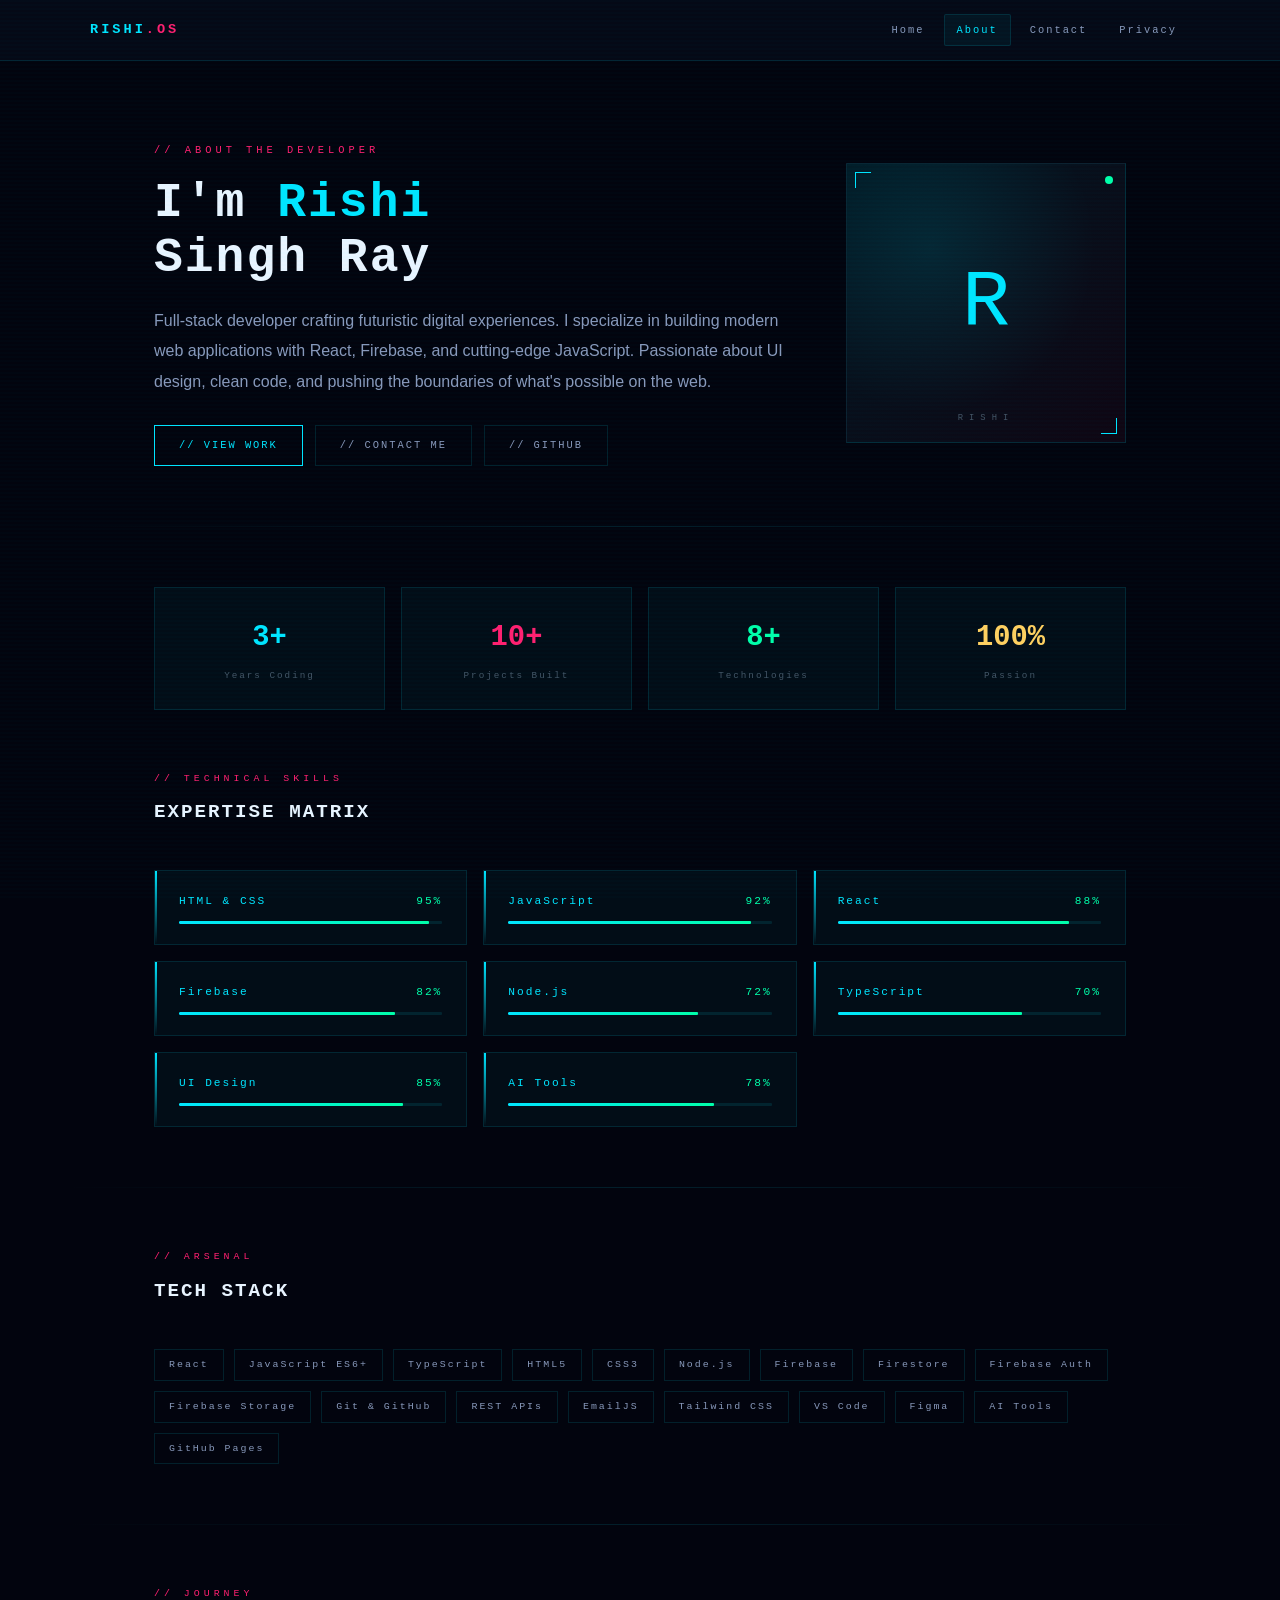
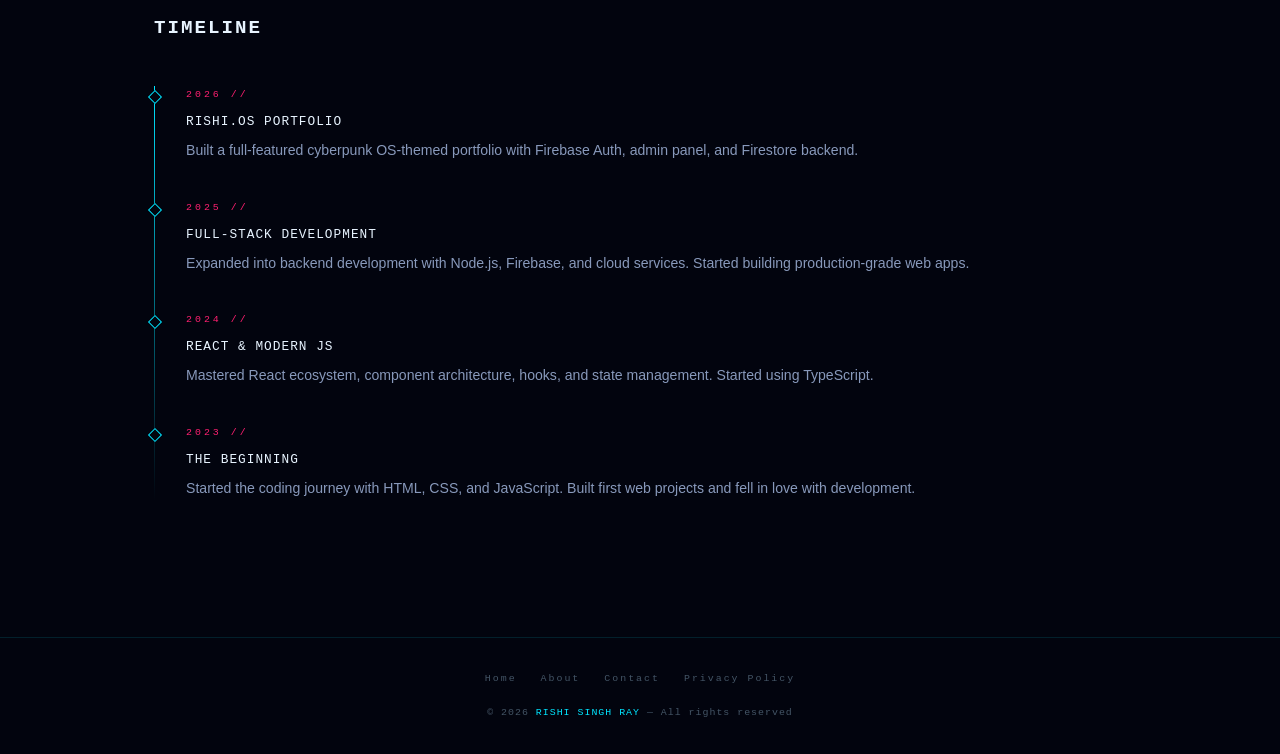
<file: about.html>
<!DOCTYPE html>
<html lang="en">
<head>
<meta charset="UTF-8"/>
<meta name="viewport" content="width=device-width, initial-scale=1.0"/>

<!-- Primary SEO -->
<title>About Rishi Singh | Full Stack Developer</title>
<meta name="description" content="Learn about Rishi Singh, a full-stack developer specializing in React, Firebase and JavaScript. Based in India, available for freelance and full-time roles."/>
<meta name="keywords" content="Rishi Singh developer, about Rishi Singh, full stack developer India"/>
<meta name="author" content="Rishi Singh"/>
<meta name="robots" content="index, follow"/>
<meta name="googlebot" content="index, follow"/>
<meta name="google-site-verification" content="RZwXuBK8pawnlDVUvv8hRQ-G20T_ea6e9qAFmRGpXFs"/>
<link rel="canonical" href="https://rishisingh.indevs.in/about.html"/>
<meta name="theme-color" content="#02040e"/>

<!-- Open Graph -->
<meta property="og:type" content="website"/>
<meta property="og:title" content="About Rishi Singh | Full Stack Developer"/>
<meta property="og:description" content="Learn about Rishi Singh, a full-stack developer specializing in React, Firebase and JavaScript. Based in India, available for freelance and full-time roles."/>
<meta property="og:url" content="https://rishisingh.indevs.in/about.html"/>
<meta property="og:image" content="https://rishisingh.indevs.in/favicon.png"/>
<meta property="og:image:width" content="1200"/>
<meta property="og:image:height" content="630"/>
<meta property="og:site_name" content="Rishi Singh Portfolio"/>
<meta property="og:locale" content="en_IN"/>

<!-- Twitter Card -->
<meta name="twitter:card" content="summary_large_image"/>
<meta name="twitter:title" content="About Rishi Singh | Full Stack Developer"/>
<meta name="twitter:description" content="Learn about Rishi Singh, a full-stack developer specializing in React, Firebase and JavaScript. Based in India, available for freelance and full-time roles."/>
<meta name="twitter:image" content="https://rishisingh.indevs.in/favicon.png"/>


<meta name="viewport" content="width=device-width,initial-scale=1.0"/>
<link rel="icon" type="image/png" sizes="32x32" href="favicon.png"/>
<link rel="apple-touch-icon" sizes="180x180" href="favicon.png"/>
<link rel="shortcut icon" href="favicon.png"/>
<script async src="https://pagead2.googlesyndication.com/pagead/js/adsbygoogle.js?client=ca-pub-6559058832938118" crossorigin="anonymous"></script>
<link rel="preconnect" href="https://fonts.googleapis.com"/>
<link rel="preconnect" href="https://fonts.gstatic.com" crossorigin/>
<style>
:root{
  --bg:#02040e;--nav:#060a18;--card:rgba(0,229,255,.04);
  --cyan:#00e5ff;--pink:#ff2070;--green:#00ffaa;--gold:#ffd060;
  --tb:#e8f4ff;--tm:#8899bb;--td:#445566;
  --border:rgba(0,229,255,.12);
  --fhead:'Orbitron',monospace;--fmono:'Share Tech Mono',monospace;--fbody:'Exo 2',sans-serif;
}
*{margin:0;padding:0;box-sizing:border-box;}
html{scroll-behavior:smooth;}
body{background:var(--bg);color:var(--tm);font-family:var(--fbody);font-size:15px;line-height:1.8;min-height:100vh;overflow-x:hidden;}
body::before{content:'';position:fixed;inset:0;background:repeating-linear-gradient(0deg,transparent,transparent 2px,rgba(0,229,255,.015) 2px,rgba(0,229,255,.015) 4px);pointer-events:none;z-index:999;}

nav{position:sticky;top:0;z-index:100;background:rgba(6,10,24,.95);backdrop-filter:blur(12px);border-bottom:1px solid var(--border);padding:0 5%;}
.nav-inner{max-width:1100px;margin:0 auto;display:flex;align-items:center;justify-content:space-between;height:60px;}
.nav-logo{font-family:var(--fhead);font-size:.85rem;font-weight:700;letter-spacing:3px;color:var(--cyan);text-decoration:none;}
.nav-logo em{color:var(--pink);font-style:normal;}
.nav-links{display:flex;gap:6px;align-items:center;}
.nav-links a{font-family:var(--fmono);font-size:.65rem;letter-spacing:2px;color:var(--tm);text-decoration:none;padding:6px 12px;border:1px solid transparent;border-radius:2px;transition:all .2s;}
.nav-links a:hover,.nav-links a.active{color:var(--cyan);border-color:var(--border);background:rgba(0,229,255,.05);}
.hamburger{display:none;flex-direction:column;gap:4px;cursor:pointer;padding:4px;}
.hamburger span{width:22px;height:2px;background:var(--cyan);transition:all .3s;}
.mob-menu{display:none;position:fixed;inset:0;top:60px;background:rgba(6,10,24,.98);z-index:99;flex-direction:column;align-items:center;justify-content:center;gap:24px;}
.mob-menu.open{display:flex;}
.mob-menu a{font-family:var(--fmono);font-size:.8rem;letter-spacing:3px;color:var(--tm);text-decoration:none;padding:12px 24px;border:1px solid var(--border);}
.mob-menu a:hover,.mob-menu a.active{color:var(--cyan);}

/* HERO */
.about-hero{padding:80px 5% 60px;max-width:1100px;margin:0 auto;display:grid;grid-template-columns:1fr 280px;gap:60px;align-items:center;}
.hero-content .tag{font-family:var(--fmono);font-size:.65rem;letter-spacing:4px;color:var(--pink);margin-bottom:16px;}
.hero-content h1{font-family:var(--fhead);font-size:clamp(1.8rem,4vw,3rem);font-weight:700;color:var(--tb);letter-spacing:2px;line-height:1.15;margin-bottom:20px;}
.hero-content h1 span{color:var(--cyan);}
.hero-content .bio{font-size:1rem;color:var(--tm);line-height:1.9;margin-bottom:28px;}
.hero-btns{display:flex;gap:12px;flex-wrap:wrap;}
.btn-cyan{font-family:var(--fmono);font-size:.65rem;letter-spacing:2px;padding:10px 24px;background:transparent;border:1px solid var(--cyan);color:var(--cyan);text-decoration:none;transition:all .2s;}
.btn-cyan:hover{background:rgba(0,229,255,.1);}
.btn-ghost{font-family:var(--fmono);font-size:.65rem;letter-spacing:2px;padding:10px 24px;background:transparent;border:1px solid var(--border);color:var(--tm);text-decoration:none;transition:all .2s;}
.btn-ghost:hover{border-color:var(--cyan);color:var(--cyan);}
.avatar-box{position:relative;}
.avatar-frame{width:100%;aspect-ratio:1;background:linear-gradient(135deg,rgba(0,229,255,.08),rgba(255,32,112,.05));border:1px solid var(--border);display:flex;align-items:center;justify-content:center;font-family:var(--fhead);font-size:5rem;color:var(--cyan);position:relative;overflow:hidden;}
.avatar-frame::before{content:'';position:absolute;inset:0;background:radial-gradient(circle at 30% 30%,rgba(0,229,255,.1),transparent 60%);}
.avatar-frame::after{content:'RISHI';position:absolute;bottom:16px;left:0;right:0;text-align:center;font-size:.55rem;letter-spacing:6px;color:var(--td);}
.corner{position:absolute;width:16px;height:16px;}
.corner.tl{top:8px;left:8px;border-top:1px solid var(--cyan);border-left:1px solid var(--cyan);}
.corner.br{bottom:8px;right:8px;border-bottom:1px solid var(--cyan);border-right:1px solid var(--cyan);}
.status-dot{position:absolute;top:12px;right:12px;width:8px;height:8px;background:var(--green);border-radius:50%;animation:pulse 2s infinite;}
@keyframes pulse{0%,100%{box-shadow:0 0 0 0 rgba(0,255,170,.4);}50%{box-shadow:0 0 0 6px rgba(0,255,170,0);}}

/* SKILLS */
.section{padding:60px 5%;max-width:1100px;margin:0 auto;}
.section-header{margin-bottom:40px;}
.section-header .tag{font-family:var(--fmono);font-size:.62rem;letter-spacing:4px;color:var(--pink);margin-bottom:8px;}
.section-header h2{font-family:var(--fhead);font-size:1.2rem;color:var(--tb);letter-spacing:2px;}
.skills-grid{display:grid;grid-template-columns:repeat(auto-fill,minmax(260px,1fr));gap:16px;}
.skill-card{background:var(--card);border:1px solid var(--border);padding:20px 24px;position:relative;}
.skill-card::before{content:'';position:absolute;top:0;left:0;width:2px;height:100%;background:linear-gradient(180deg,var(--cyan),transparent);}
.skill-name{font-family:var(--fmono);font-size:.7rem;letter-spacing:2px;color:var(--cyan);margin-bottom:10px;display:flex;justify-content:space-between;}
.skill-name span{color:var(--green);}
.skill-bar{height:3px;background:rgba(0,229,255,.1);border-radius:1px;overflow:hidden;}
.skill-fill{height:100%;background:linear-gradient(90deg,var(--cyan),var(--green));border-radius:1px;transition:width 1s ease;}

/* TIMELINE */
.timeline{position:relative;padding-left:32px;}
.timeline::before{content:'';position:absolute;left:0;top:0;bottom:0;width:1px;background:linear-gradient(180deg,var(--cyan),transparent);}
.tl-item{position:relative;margin-bottom:36px;}
.tl-item::before{content:'';position:absolute;left:-36px;top:6px;width:8px;height:8px;border:1px solid var(--cyan);background:var(--bg);transform:rotate(45deg);}
.tl-year{font-family:var(--fmono);font-size:.62rem;letter-spacing:3px;color:var(--pink);margin-bottom:6px;}
.tl-title{font-family:var(--fhead);font-size:.8rem;color:var(--tb);letter-spacing:1px;margin-bottom:6px;}
.tl-desc{font-size:.88rem;color:var(--tm);line-height:1.7;}

/* STATS */
.stats-row{display:grid;grid-template-columns:repeat(4,1fr);gap:16px;margin-bottom:60px;}
.stat-card{background:var(--card);border:1px solid var(--border);padding:24px;text-align:center;}
.stat-num{font-family:var(--fhead);font-size:1.8rem;font-weight:700;color:var(--cyan);margin-bottom:4px;}
.stat-lbl{font-family:var(--fmono);font-size:.58rem;letter-spacing:2px;color:var(--td);}

/* TECH STACK */
.tech-grid{display:flex;flex-wrap:wrap;gap:10px;}
.tech-tag{font-family:var(--fmono);font-size:.62rem;letter-spacing:2px;padding:6px 14px;border:1px solid var(--border);color:var(--tm);transition:all .2s;}
.tech-tag:hover{border-color:var(--cyan);color:var(--cyan);background:rgba(0,229,255,.05);}

/* FOOTER */
footer{border-top:1px solid var(--border);padding:32px 5%;text-align:center;margin-top:40px;}
.footer-inner{max-width:1100px;margin:0 auto;}
.footer-links{display:flex;justify-content:center;gap:24px;margin-bottom:16px;flex-wrap:wrap;}
.footer-links a{font-family:var(--fmono);font-size:.62rem;letter-spacing:2px;color:var(--td);text-decoration:none;transition:color .2s;}
.footer-links a:hover{color:var(--cyan);}
.footer-copy{font-family:var(--fmono);font-size:.62rem;color:var(--td);letter-spacing:1px;}
.footer-copy span{color:var(--cyan);}

.divider{height:1px;background:linear-gradient(90deg,transparent,var(--border),transparent);margin:0 5%;}

@media(max-width:768px){
  .nav-links{display:none;}
  .hamburger{display:flex;}
  .about-hero{grid-template-columns:1fr;gap:40px;}
  .avatar-box{max-width:200px;margin:0 auto;}
  .stats-row{grid-template-columns:repeat(2,1fr);}
  .skills-grid{grid-template-columns:1fr;}
}
</style>
</head>
<body>

<nav>
  <div class="nav-inner">
    <a href="portfolio.html" class="nav-logo">RISHI<em>.OS</em></a>
    <div class="nav-links">
      <a href="portfolio.html">Home</a>
      <a href="about.html" class="active">About</a>
      <a href="contact.html">Contact</a>
      <a href="privacy.html">Privacy</a>
    </div>
    <div class="hamburger" id="hamBtn"><span></span><span></span><span></span></div>
  </div>
</nav>
<div class="mob-menu" id="mobMenu">
  <a href="portfolio.html">Home</a>
  <a href="about.html" class="active">About</a>
  <a href="contact.html">Contact</a>
  <a href="privacy.html">Privacy</a>
</div>

<!-- HERO -->
<div class="about-hero">
  <div class="hero-content">
    <div class="tag">// ABOUT THE DEVELOPER</div>
    <h1>I'm <span>Rishi</span><br/>Singh Ray</h1>
    <p class="bio">Full-stack developer crafting futuristic digital experiences. I specialize in building modern web applications with React, Firebase, and cutting-edge JavaScript. Passionate about UI design, clean code, and pushing the boundaries of what's possible on the web.</p>
    <div class="hero-btns">
      <a href="portfolio.html" class="btn-cyan">// VIEW WORK</a>
      <a href="contact.html" class="btn-ghost">// CONTACT ME</a>
      <a href="https://github.com/rishisinghray" target="_blank" rel="noopener" class="btn-ghost">// GITHUB</a>
    </div>
  </div>
  <div class="avatar-box">
    <div class="avatar-frame">
      <div class="corner tl"></div>
      <div class="corner br"></div>
      <div class="status-dot"></div>
      R
    </div>
  </div>
</div>

<div class="divider"></div>

<!-- STATS -->
<div class="section">
  <div class="stats-row">
    <div class="stat-card">
      <div class="stat-num">3+</div>
      <div class="stat-lbl">Years Coding</div>
    </div>
    <div class="stat-card">
      <div class="stat-num" style="color:var(--pink)">10+</div>
      <div class="stat-lbl">Projects Built</div>
    </div>
    <div class="stat-card">
      <div class="stat-num" style="color:var(--green)">8+</div>
      <div class="stat-lbl">Technologies</div>
    </div>
    <div class="stat-card">
      <div class="stat-num" style="color:var(--gold)">100%</div>
      <div class="stat-lbl">Passion</div>
    </div>
  </div>

  <!-- SKILLS -->
  <div class="section-header">
    <div class="tag">// TECHNICAL SKILLS</div>
    <h2>EXPERTISE MATRIX</h2>
  </div>
  <div class="skills-grid" id="skillsGrid">
    <div class="skill-card"><div class="skill-name">HTML & CSS <span>95%</span></div><div class="skill-bar"><div class="skill-fill" data-w="95" style="width:0%"></div></div></div>
    <div class="skill-card"><div class="skill-name">JavaScript <span>92%</span></div><div class="skill-bar"><div class="skill-fill" data-w="92" style="width:0%"></div></div></div>
    <div class="skill-card"><div class="skill-name">React <span>88%</span></div><div class="skill-bar"><div class="skill-fill" data-w="88" style="width:0%"></div></div></div>
    <div class="skill-card"><div class="skill-name">Firebase <span>82%</span></div><div class="skill-bar"><div class="skill-fill" data-w="82" style="width:0%"></div></div></div>
    <div class="skill-card"><div class="skill-name">Node.js <span>72%</span></div><div class="skill-bar"><div class="skill-fill" data-w="72" style="width:0%"></div></div></div>
    <div class="skill-card"><div class="skill-name">TypeScript <span>70%</span></div><div class="skill-bar"><div class="skill-fill" data-w="70" style="width:0%"></div></div></div>
    <div class="skill-card"><div class="skill-name">UI Design <span>85%</span></div><div class="skill-bar"><div class="skill-fill" data-w="85" style="width:0%"></div></div></div>
    <div class="skill-card"><div class="skill-name">AI Tools <span>78%</span></div><div class="skill-bar"><div class="skill-fill" data-w="78" style="width:0%"></div></div></div>
  </div>
</div>

<div class="divider"></div>

<!-- TECH STACK -->
<div class="section">
  <div class="section-header">
    <div class="tag">// ARSENAL</div>
    <h2>TECH STACK</h2>
  </div>
  <div class="tech-grid">
    <span class="tech-tag">React</span><span class="tech-tag">JavaScript ES6+</span><span class="tech-tag">TypeScript</span>
    <span class="tech-tag">HTML5</span><span class="tech-tag">CSS3</span><span class="tech-tag">Node.js</span>
    <span class="tech-tag">Firebase</span><span class="tech-tag">Firestore</span><span class="tech-tag">Firebase Auth</span>
    <span class="tech-tag">Firebase Storage</span><span class="tech-tag">Git & GitHub</span><span class="tech-tag">REST APIs</span>
    <span class="tech-tag">EmailJS</span><span class="tech-tag">Tailwind CSS</span><span class="tech-tag">VS Code</span>
    <span class="tech-tag">Figma</span><span class="tech-tag">AI Tools</span><span class="tech-tag">GitHub Pages</span>
  </div>
</div>

<div class="divider"></div>

<!-- JOURNEY -->
<div class="section">
  <div class="section-header">
    <div class="tag">// JOURNEY</div>
    <h2>TIMELINE</h2>
  </div>
  <div class="timeline">
    <div class="tl-item">
      <div class="tl-year">2026 //</div>
      <div class="tl-title">RISHI.OS PORTFOLIO</div>
      <div class="tl-desc">Built a full-featured cyberpunk OS-themed portfolio with Firebase Auth, admin panel, and Firestore backend.</div>
    </div>
    <div class="tl-item">
      <div class="tl-year">2025 //</div>
      <div class="tl-title">FULL-STACK DEVELOPMENT</div>
      <div class="tl-desc">Expanded into backend development with Node.js, Firebase, and cloud services. Started building production-grade web apps.</div>
    </div>
    <div class="tl-item">
      <div class="tl-year">2024 //</div>
      <div class="tl-title">REACT & MODERN JS</div>
      <div class="tl-desc">Mastered React ecosystem, component architecture, hooks, and state management. Started using TypeScript.</div>
    </div>
    <div class="tl-item">
      <div class="tl-year">2023 //</div>
      <div class="tl-title">THE BEGINNING</div>
      <div class="tl-desc">Started the coding journey with HTML, CSS, and JavaScript. Built first web projects and fell in love with development.</div>
    </div>
  </div>
</div>

<footer>
  <div class="footer-inner">
    <div class="footer-links">
      <a href="portfolio.html">Home</a>
      <a href="about.html">About</a>
      <a href="contact.html">Contact</a>
      <a href="privacy.html">Privacy Policy</a>
    </div>
    <p class="footer-copy">© 2026 <span>RISHI SINGH RAY</span> — All rights reserved</p>
  </div>
</footer>

<script>
document.getElementById('hamBtn').onclick=()=>document.getElementById('mobMenu').classList.toggle('open');
// Animate skill bars on load
window.addEventListener('load',()=>{
  setTimeout(()=>{
    document.querySelectorAll('.skill-fill').forEach(el=>{
      el.style.width=el.dataset.w+'%';
    });
  },300);
});
</script>
</body>
</html>
</file>
